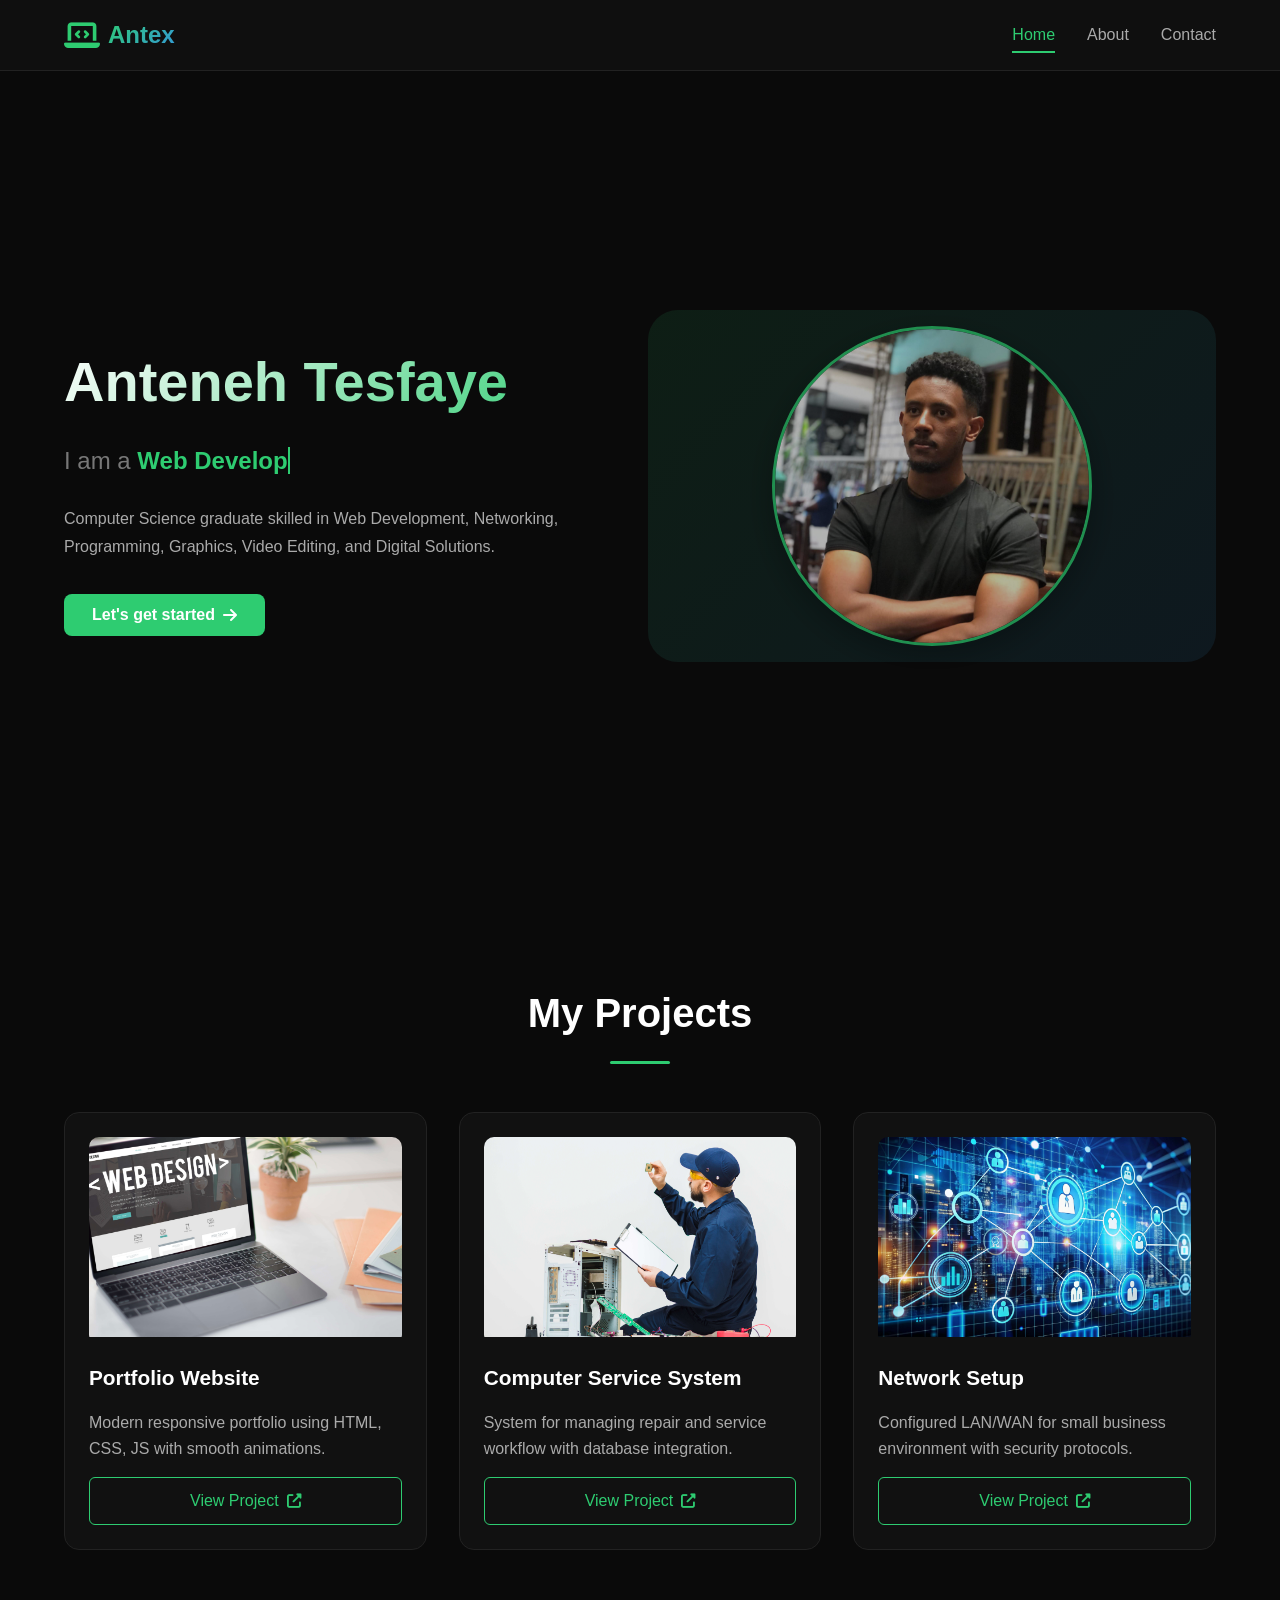
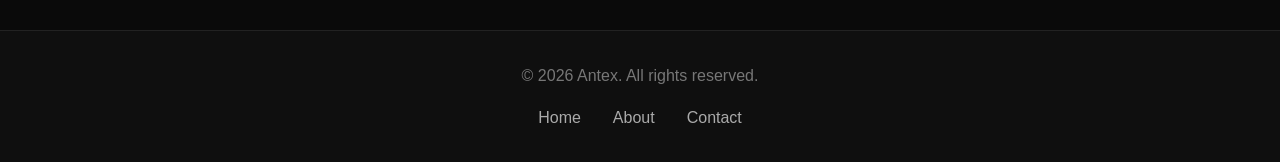
<file: index.html>
<!DOCTYPE html>
<html lang="en">
<head>
  <meta charset="UTF-8" />
  <meta name="viewport" content="width=device-width, initial-scale=1.0, viewport-fit=cover"/>
  <title>Antex | Portfolio</title>
  <link rel="stylesheet" href="style2.css"/>
  <link rel="stylesheet" href="https://cdnjs.cloudflare.com/ajax/libs/font-awesome/6.5.0/css/all.min.css">
</head>

<body>
  <!-- NAVBAR -->
  <header class="navbar">
    <div class="logo">
      <i class="fas fa-laptop-code"></i>
      <span>Antex</span>
    </div>
    <nav>
      <a href="index.html" class="active">Home</a>
      <a href="about.html">About</a>
      <a href="contact.html">Contact</a>
    </nav>
    <div class="menu-toggle" id="menuToggle">
      <i class="fas fa-bars"></i>
    </div>
  </header>

  <!-- Mobile Navigation -->
  <div class="mobile-nav" id="mobileNav">
    <a href="index.html">Home</a>
    <a href="about.html">About</a>
    <a href="contact.html">Contact</a>
  </div>

  <!-- HERO SECTION -->
  <section class="hero reveal">
    <div class="hero-text">
      <h1 class="glow">Anteneh Tesfaye</h1>
      <div class="typing-container">
        <span class="prefix">I am a </span>
        <span id="typing-text"></span>
      </div>
      <p>Computer Science graduate skilled in Web Development, Networking, Programming, Graphics, Video Editing, and Digital Solutions.</p>
      <button class="btn" onclick="scrollToProjects()">
        Let's get started <i class="fas fa-arrow-right"></i>
      </button>
    </div>
    <div class="hero-image">
      <img src="profile.jpg" alt="Anteneh Tesfaye Profile">
    </div>
  </section>

  <!-- PROJECTS -->
  <section class="projects reveal" id="projects">
    <div class="section-header">
      <h2>My Projects</h2>
      <div class="underline"></div>
    </div>
    <div class="project-grid">
      <div class="card">
        <div class="card-image">
          <img src="project1.jpg" alt="Portfolio Website">
        </div>
        <h3>Portfolio Website</h3>
        <p>Modern responsive portfolio using HTML, CSS, JS with smooth animations.</p>
        <a href="#" class="card-btn">View Project <i class="fas fa-external-link-alt"></i></a>
      </div>
      <div class="card">
        <div class="card-image">
          <img src="project2.jpg" alt="Computer Service System">
        </div>
        <h3>Computer Service System</h3>
        <p>System for managing repair and service workflow with database integration.</p>
        <a href="#" class="card-btn">View Project <i class="fas fa-external-link-alt"></i></a>
      </div>
      <div class="card">
        <div class="card-image">
          <img src="project3.jpg" alt="Network Setup">
        </div>
        <h3>Network Setup</h3>
        <p>Configured LAN/WAN for small business environment with security protocols.</p>
        <a href="#" class="card-btn">View Project <i class="fas fa-external-link-alt"></i></a>
      </div>
    </div>
  </section>

  <footer class="footer">
    <div class="footer-content">
      <p>© 2026 Antex. All rights reserved.</p>
      <div class="footer-links">
        <a href="index.html">Home</a>
        <a href="about.html">About</a>
        <a href="contact.html">Contact</a>
      </div>
    </div>
  </footer>

  <script src="script2.js"></script>
</body>
</html>
</file>
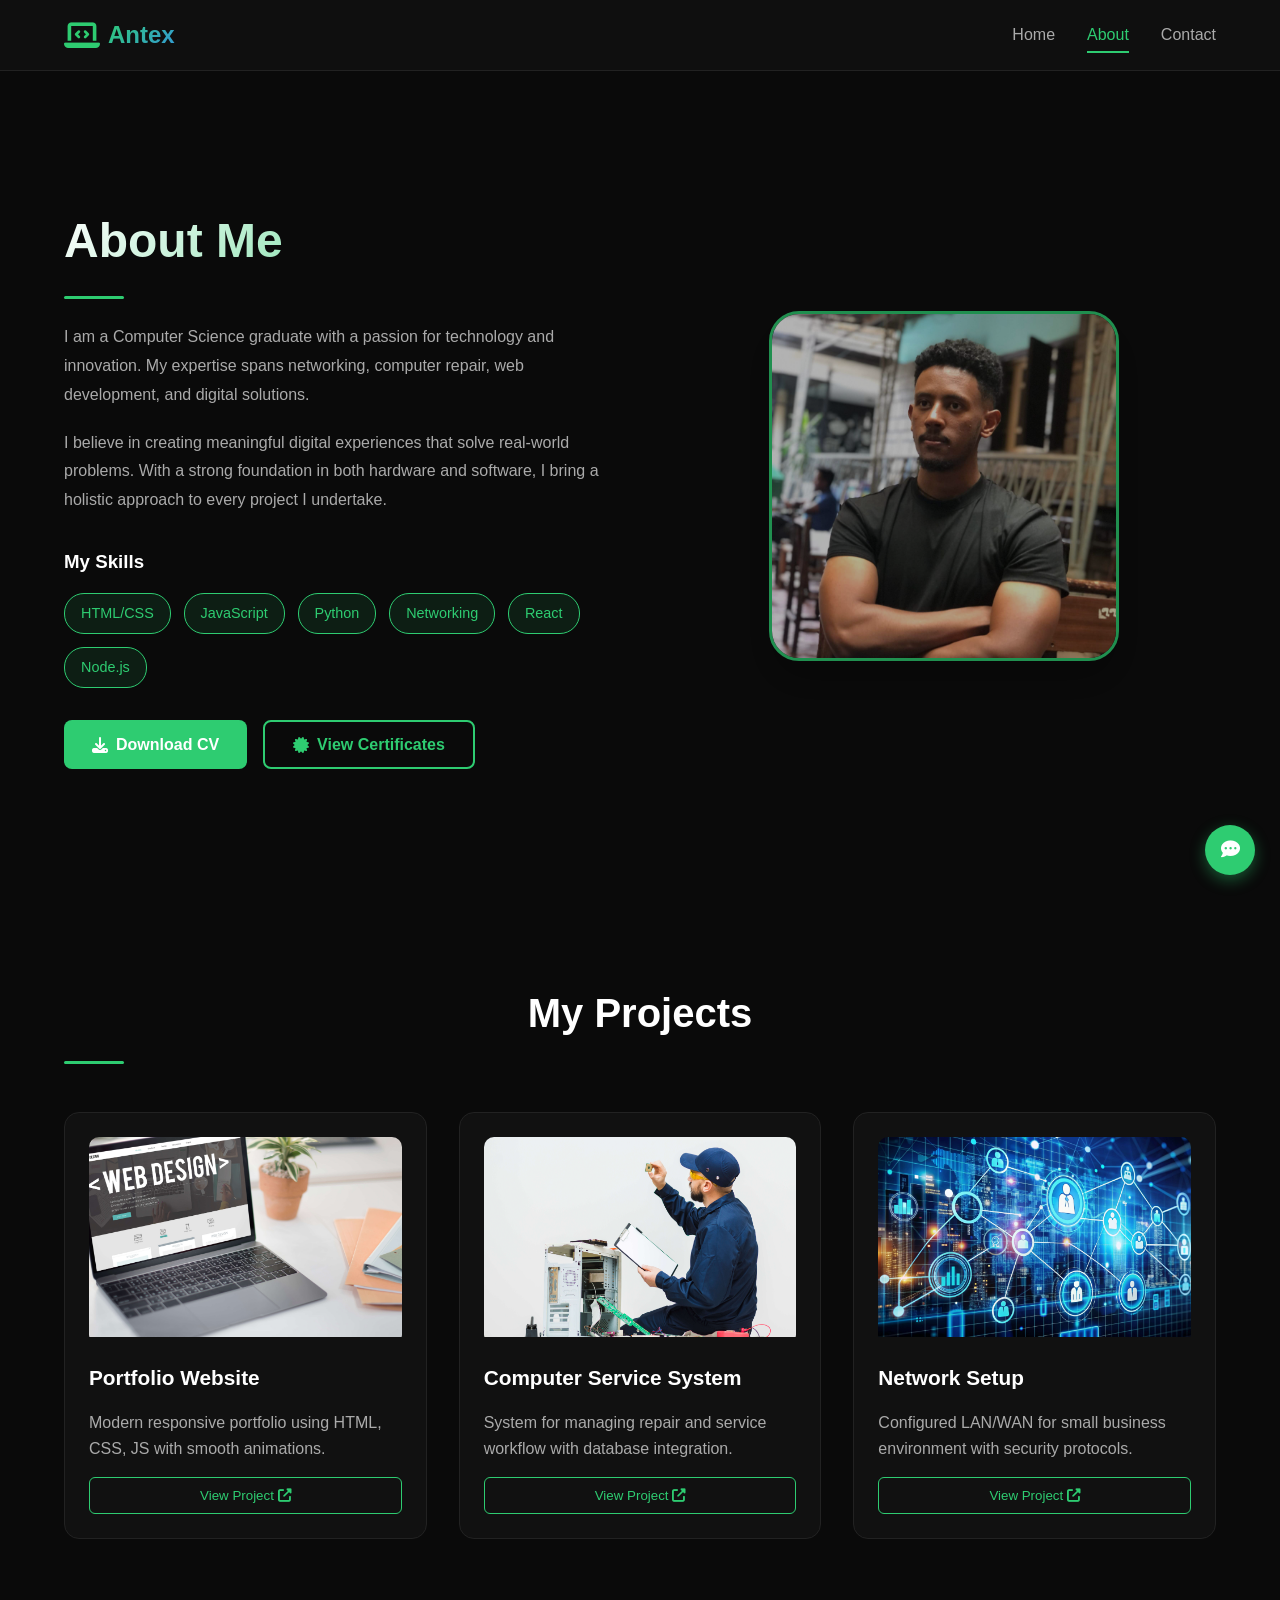
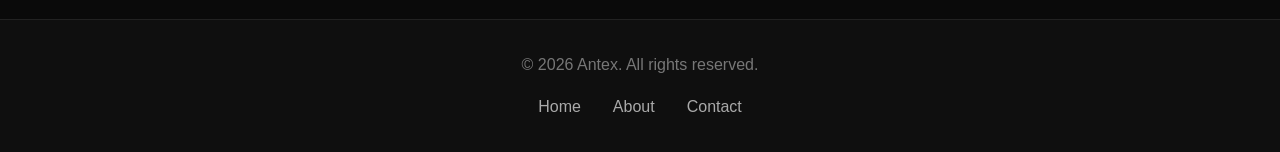
<file: about.html>
<!DOCTYPE html>
<html lang="en">
<head>
  <meta charset="UTF-8">
  <meta name="viewport" content="width=device-width, initial-scale=1.0, viewport-fit=cover">
  <title>About Me | Antex</title>
  <link rel="stylesheet" href="about.css">
  <link rel="stylesheet" href="https://cdnjs.cloudflare.com/ajax/libs/font-awesome/6.5.0/css/all.min.css">
</head>
<body>

<header class="navbar">
  <div class="logo">
    <i class="fas fa-laptop-code"></i>
    <span>Antex</span>
  </div>
  <nav>
    <a href="index.html">Home</a>
    <a href="about.html" class="active">About</a>
    <a href="contact.html">Contact</a>
  </nav>
  <div class="menu-toggle" id="menuToggle">
    <i class="fas fa-bars"></i>
  </div>
</header>

<div class="mobile-nav" id="mobileNav">
  <a href="index.html">Home</a>
  <a href="about.html">About</a>
  <a href="contact.html">Contact</a>
</div>

<section class="about">
  <div class="about-text">
    <h1>About Me</h1>
    <div class="underline"></div>
    <p>
      I am a Computer Science graduate with a passion for technology and innovation. 
      My expertise spans networking, computer repair, web development, and digital solutions.
    </p>
    <p>
      I believe in creating meaningful digital experiences that solve real-world problems. 
      With a strong foundation in both hardware and software, I bring a holistic approach 
      to every project I undertake.
    </p>
    <div class="skills">
      <h3>My Skills</h3>
      <div class="skill-tags">
        <span>HTML/CSS</span>
        <span>JavaScript</span>
        <span>Python</span>
        <span>Networking</span>
        <span>React</span>
        <span>Node.js</span>
      </div>
    </div>
    <div class="buttons">
      <a href="cv_antex.pdf" download class="btn primary">
        <i class="fas fa-download"></i> Download CV
      </a>
      <button class="btn secondary" id="viewCertBtn">
        <i class="fas fa-certificate"></i> View Certificates
      </button>
    </div>
  </div>
  <div class="about-image">
    <img src="profile.jpg" alt="Anteneh Tesfaye">
  </div>
</section>

<section class="certificates hidden" id="certificates">
  <div class="section-header">
    <h2>My Certificates</h2>
    <div class="underline"></div>
  </div>
  <div class="cert-grid">
    <div class="cert-card">
      <img src="cert1.jpg" alt="CS Degree Certificate">
      <p>Computer Science Degree</p>
      <span>Addis Ababa University</span>
    </div>
    <div class="cert-card">
      <img src="cert2.jpg" alt="Exit Exam Certificate">
      <p>Exit Exam Certificate</p>
      <span>Excellence Achievement</span>
    </div>
  </div>
</section>

<section class="projects reveal">
  <div class="section-header">
    <h2>My Projects</h2>
    <div class="underline"></div>
  </div>
  <div class="project-grid">
    <div class="card">
      <div class="card-image">
        <img src="project1.jpg" alt="Portfolio Website">
      </div>
      <h3>Portfolio Website</h3>
      <p>Modern responsive portfolio using HTML, CSS, JS with smooth animations.</p>
      <button class="card-btn">View Project <i class="fas fa-external-link-alt"></i></button>
    </div>
    <div class="card">
      <div class="card-image">
        <img src="project2.jpg" alt="Computer Service System">
      </div>
      <h3>Computer Service System</h3>
      <p>System for managing repair and service workflow with database integration.</p>
      <button class="card-btn">View Project <i class="fas fa-external-link-alt"></i></button>
    </div>
    <div class="card">
      <div class="card-image">
        <img src="project3.jpg" alt="Network Setup">
      </div>
      <h3>Network Setup</h3>
      <p>Configured LAN/WAN for small business environment with security protocols.</p>
      <button class="card-btn">View Project <i class="fas fa-external-link-alt"></i></button>
    </div>
  </div>
</section>

<div class="floating-btn" id="floatingBtn">
  <i class="fas fa-comment-dots"></i>
</div>

<div class="quick-menu" id="quickMenu">
  <a href="index.html"><i class="fas fa-home"></i> Back to Home</a>
  <a href="#top"><i class="fas fa-arrow-up"></i> Scroll to Top</a>
</div>

<footer class="footer">
  <div class="footer-content">
    <p>© 2026 Antex. All rights reserved.</p>
    <div class="footer-links">
      <a href="index.html">Home</a>
      <a href="about.html">About</a>
      <a href="contact.html">Contact</a>
    </div>
  </div>
</footer>

<script src="about.js"></script>
</body>
</html>
</file>
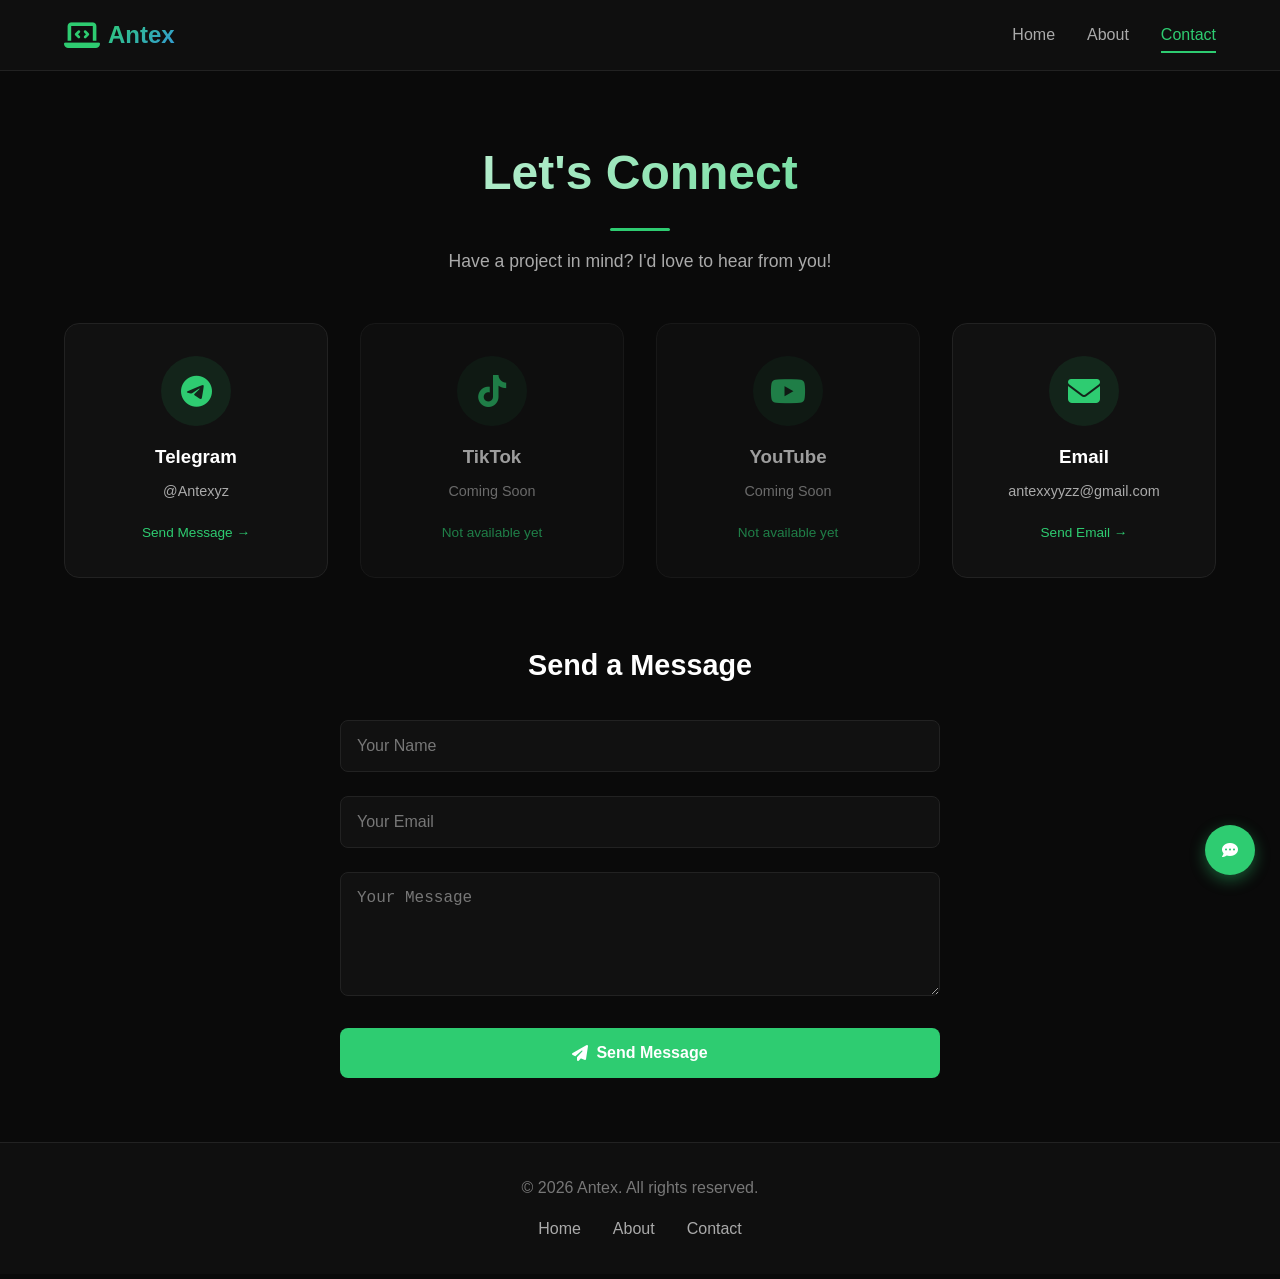
<file: contact.html>
<!DOCTYPE html>
<html lang="en">
<head>
  <meta charset="UTF-8">
  <meta name="viewport" content="width=device-width, initial-scale=1.0, viewport-fit=cover">
  <title>Contact | Antex</title>
  <link rel="stylesheet" href="contact.css">
  <link rel="stylesheet" href="https://cdnjs.cloudflare.com/ajax/libs/font-awesome/6.5.0/css/all.min.css">
</head>
<body>

<header class="navbar">
  <div class="logo">
    <i class="fas fa-laptop-code"></i>
    <span>Antex</span>
  </div>
  <nav>
    <a href="index.html">Home</a>
    <a href="about.html">About</a>
    <a href="contact.html" class="active">Contact</a>
  </nav>
  <div class="menu-toggle" id="menuToggle">
    <i class="fas fa-bars"></i>
  </div>
</header>

<div class="mobile-nav" id="mobileNav">
  <a href="index.html">Home</a>
  <a href="about.html">About</a>
  <a href="contact.html">Contact</a>
</div>

<section class="contact">
  <div class="contact-header">
    <h1>Let's Connect</h1>
    <div class="underline"></div>
    <p>Have a project in mind? I'd love to hear from you!</p>
  </div>

  <div class="contact-container">
    <div class="contact-grid">
      <a href="https://t.me/antexyz" target="_blank" class="contact-card">
        <div class="icon-wrapper">
          <i class="fab fa-telegram"></i>
        </div>
        <h3>Telegram</h3>
        <p>@Antexyz</p>
        <span class="contact-link">Send Message →</span>
      </a>

      <div class="contact-card disabled">
        <div class="icon-wrapper">
          <i class="fab fa-tiktok"></i>
        </div>
        <h3>TikTok</h3>
        <p>Coming Soon</p>
        <span class="contact-link">Not available yet</span>
      </div>

      <div class="contact-card disabled">
        <div class="icon-wrapper">
          <i class="fab fa-youtube"></i>
        </div>
        <h3>YouTube</h3>
        <p>Coming Soon</p>
        <span class="contact-link">Not available yet</span>
      </div>

      <a href="mailto:antexxyyzz@gmail.com" class="contact-card">
        <div class="icon-wrapper">
          <i class="fas fa-envelope"></i>
        </div>
        <h3>Email</h3>
        <p>antexxyyzz@gmail.com</p>
        <span class="contact-link">Send Email →</span>
      </a>
    </div>
  </div>

  <div class="contact-form-section">
    <h2>Send a Message</h2>
    
    <!-- WORKING FORM WITH FORMSUBMIT -->
    <form action="https://formsubmit.co/antexxyz@gmail.com" method="POST" class="contact-form">
      <!-- These hidden inputs configure FormSubmit -->
      <input type="hidden" name="_captcha" value="false">
      <input type="hidden" name="_template" value="table">
      <input type="hidden" name="_subject" value="New Message from Antex Portfolio!">

      <!-- <input type="hidden" name="_next" value="https://antex-web.netlify.app/thankyou.html"> this line is when i want a tnx page after submit-->
      
      <div class="form-group">
        <input type="text" name="name" placeholder="Your Name" required>
      </div>
      <div class="form-group">
        <input type="email" name="email" placeholder="Your Email" required>
      </div>
      <div class="form-group">
        <textarea name="message" rows="5" placeholder="Your Message" required></textarea>
      </div>
      <button type="submit" class="submit-btn">
        <i class="fas fa-paper-plane"></i> Send Message
      </button>
    </form>
  </div>
</section>

<div class="floating-btn" id="floatingBtn">
  <i class="fas fa-comment-dots"></i>
</div>

<div class="quick-menu" id="quickMenu">
  <a href="index.html"><i class="fas fa-home"></i> Back to Home</a>
  <a href="#top"><i class="fas fa-arrow-up"></i> Scroll to Top</a>
</div>

<footer class="footer">
  <div class="footer-content">
    <p>© 2026 Antex. All rights reserved.</p>
    <div class="footer-links">
      <a href="index.html">Home</a>
      <a href="about.html">About</a>
      <a href="contact.html">Contact</a>
    </div>
  </div>
</footer>

<script src="contact.js"></script>
</body>
</html>
</file>
<file: style2.css>
* {
  margin: 0;
  padding: 0;
  box-sizing: border-box;
}

:root {
  --bg-dark: #0a0a0a;
  --bg-card: #111111;
  --bg-nav: #0f0f0f;
  --primary: #2ecc71;
  --primary-dark: #27ae60;
  --text-white: #ffffff;
  --text-gray: #aaaaaa;
  --text-muted: #777777;
  --border: #222222;
  --transition: all 0.3s ease;
}

body {
  background: var(--bg-dark);
  color: var(--text-white);
  font-family: 'Segoe UI', 'Arial', sans-serif;
  line-height: 1.6;
  overflow-x: hidden;
}

/* NAVBAR */
.navbar {
  display: flex;
  justify-content: space-between;
  align-items: center;
  padding: 1rem 5%;
  background: var(--bg-nav);
  backdrop-filter: blur(10px);
  position: sticky;
  top: 0;
  z-index: 1000;
  border-bottom: 1px solid var(--border);
}

.logo {
  display: flex;
  align-items: center;
  gap: 8px;
  font-size: 1.5rem;
  font-weight: bold;
}

.logo i {
  color: var(--primary);
  font-size: 1.8rem;
}

.logo span {
  background: linear-gradient(135deg, var(--primary), #3498db);
  -webkit-background-clip: text;
  background-clip: text;
  color: transparent;
}

.navbar nav {
  display: flex;
  gap: 2rem;
}

.navbar nav a {
  color: var(--text-gray);
  text-decoration: none;
  transition: var(--transition);
  font-weight: 500;
  position: relative;
}

.navbar nav a:hover,
.navbar nav a.active {
  color: var(--primary);
}

.navbar nav a::after {
  content: '';
  position: absolute;
  bottom: -5px;
  left: 0;
  width: 0;
  height: 2px;
  background: var(--primary);
  transition: var(--transition);
}

.navbar nav a:hover::after,
.navbar nav a.active::after {
  width: 100%;
}

.menu-toggle {
  display: none;
  font-size: 1.5rem;
  cursor: pointer;
  color: var(--text-white);
}

.mobile-nav {
  display: none;
  flex-direction: column;
  background: var(--bg-card);
  padding: 1rem;
  position: fixed;
  top: 70px;
  left: 0;
  right: 0;
  z-index: 999;
  border-bottom: 1px solid var(--border);
  transform: translateY(-100%);
  transition: transform 0.3s ease;
}

.mobile-nav.active {
  transform: translateY(0);
  display: flex;
}

.mobile-nav a {
  color: var(--text-gray);
  text-decoration: none;
  padding: 0.8rem 1rem;
  transition: var(--transition);
  text-align: center;
}

.mobile-nav a:hover {
  color: var(--primary);
  background: rgba(46, 204, 113, 0.1);
}

/* HERO SECTION */
.hero {
  display: flex;
  align-items: center;
  justify-content: space-between;
  padding: 4rem 5%;
  gap: 3rem;
  min-height: calc(100vh - 70px);
}

.hero-text {
  flex: 1;
  max-width: 600px;
}

.hero-text h1 {
  font-size: clamp(2rem, 5vw, 3.5rem);
  margin-bottom: 1rem;
  background: linear-gradient(135deg, var(--text-white), var(--primary));
  -webkit-background-clip: text;
  background-clip: text;
  color: transparent;
}

.glowing-text {
  text-shadow: 0 0 20px rgba(46, 204, 113, 0.5);
}

.typing-container {
  font-size: clamp(1.2rem, 4vw, 1.5rem);
  margin-bottom: 1.5rem;
  color: var(--text-gray);
}

.prefix {
  color: var(--text-muted);
}

#typing-text {
  color: var(--primary);
  font-weight: bold;
  border-right: 2px solid var(--primary);
  animation: blink 0.7s infinite;
}

@keyframes blink {
  0%, 100% { opacity: 1; }
  50% { opacity: 0; }
}

.hero-text p {
  color: var(--text-gray);
  margin-bottom: 2rem;
  line-height: 1.8;
  font-size: clamp(0.9rem, 3vw, 1rem);
}

.btn {
  background: var(--primary);
  border: none;
  padding: 12px 28px;
  color: var(--text-white);
  font-size: 1rem;
  border-radius: 8px;
  cursor: pointer;
  transition: var(--transition);
  display: inline-flex;
  align-items: center;
  gap: 8px;
  font-weight: 600;
}

.btn:hover {
  background: var(--primary-dark);
  transform: translateY(-2px);
  box-shadow: 0 10px 25px rgba(46, 204, 113, 0.3);
}

.btn i {
  transition: transform 0.3s ease;
}

.btn:hover i {
  transform: translateX(5px);
}

.hero-image {
  flex: 1;
  display: flex;
  justify-content: center;
  align-items: center;
  background: linear-gradient(135deg, rgba(46, 204, 113, 0.1), rgba(52, 152, 219, 0.1));
  border-radius: 30px;
  padding: 1rem;
  transition: var(--transition);
}

.hero-image:hover {
  transform: translateY(-5px);
  box-shadow: 0 20px 40px rgba(46, 204, 113, 0.2);
}

.hero-image img {
  width: 100%;
  max-width: 320px;
  height: auto;
  border-radius: 50%;
  object-fit: cover;
  aspect-ratio: 1/1;
  border: 3px solid var(--primary);
  box-shadow: 0 10px 30px rgba(0, 0, 0, 0.3);
  filter: brightness(0.7);
  transition: filter 0.3s ease;
}

.hero-image:hover img {
  filter: brightness(1);
}

/* SECTION STYLES */
.section-header {
  text-align: center;
  margin-bottom: 3rem;
}

.section-header h2 {
  font-size: clamp(1.8rem, 5vw, 2.5rem);
  margin-bottom: 1rem;
}

.underline {
  width: 60px;
  height: 3px;
  background: var(--primary);
  margin: 0 auto;
  border-radius: 2px;
}

/* PROJECTS */
.projects {
  padding: 5rem 5%;
  background: var(--bg-dark);
}

.project-grid {
  display: grid;
  grid-template-columns: repeat(auto-fit, minmax(300px, 1fr));
  gap: 2rem;
  max-width: 1200px;
  margin: 0 auto;
}

.card {
  background: var(--bg-card);
  padding: 1.5rem;
  border-radius: 15px;
  transition: var(--transition);
  border: 1px solid var(--border);
  display: flex;
  flex-direction: column;
  gap: 1rem;
}

.card:hover {
  transform: translateY(-8px);
  box-shadow: 0 15px 30px rgba(46, 204, 113, 0.15);
  border-color: var(--primary);
}

.card-image {
  overflow: hidden;
  border-radius: 10px;
}

.card-image img {
  width: 100%;
  height: 200px;
  object-fit: cover;
  transition: transform 0.5s ease;
}

.card:hover .card-image img {
  transform: scale(1.05);
}

.card h3 {
  font-size: 1.3rem;
  color: var(--text-white);
}

.card p {
  color: var(--text-gray);
  line-height: 1.6;
}

.card-btn {
  background: transparent;
  border: 1px solid var(--primary);
  padding: 10px 20px;
  border-radius: 6px;
  color: var(--primary);
  text-decoration: none;
  text-align: center;
  transition: var(--transition);
  display: inline-flex;
  align-items: center;
  justify-content: center;
  gap: 8px;
  font-weight: 500;
}

.card-btn:hover {
  background: var(--primary);
  color: var(--text-white);
}

.card-btn i {
  font-size: 0.9rem;
}

/* FOOTER */
.footer {
  background: var(--bg-nav);
  padding: 2rem 5%;
  border-top: 1px solid var(--border);
}

.footer-content {
  max-width: 1200px;
  margin: 0 auto;
  text-align: center;
}

.footer p {
  color: var(--text-muted);
  margin-bottom: 1rem;
}

.footer-links {
  display: flex;
  justify-content: center;
  gap: 2rem;
  flex-wrap: wrap;
}

.footer-links a {
  color: var(--text-gray);
  text-decoration: none;
  transition: var(--transition);
}

.footer-links a:hover {
  color: var(--primary);
}

/* REVEAL ANIMATION */
.reveal {
  opacity: 0;
  transform: translateY(30px);
  transition: opacity 0.8s ease, transform 0.8s ease;
}

.reveal.active {
  opacity: 1;
  transform: translateY(0);
}

/* RESPONSIVE DESIGN */
@media (max-width: 968px) {
  .hero {
    flex-direction: column-reverse;
    text-align: center;
    padding: 2rem 5%;
  }
  
  .hero-text {
    text-align: center;
  }
  
  .navbar nav {
    display: none;
  }
  
  .menu-toggle {
    display: block;
  }
}

@media (max-width: 768px) {
  .navbar {
    padding: 0.8rem 5%;
  }
  
  .project-grid {
    grid-template-columns: 1fr;
    gap: 1.5rem;
  }
  
  .footer-links {
    gap: 1rem;
  }
  
  .card {
    max-width: 100%;
  }
}

@media (max-width: 480px) {
  .hero {
    padding: 1.5rem;
  }
  
  .hero-image img {
    max-width: 250px;
  }
  



  .btn {
    padding: 10px 20px;
    font-size: 0.9rem;
  }
  
  .projects {
    padding: 3rem 1.5rem;
  }
}
</file>
<file: about.css>
* {
  margin: 0;
  padding: 0;
  box-sizing: border-box;
}

:root {
  --bg-dark: #0a0a0a;
  --bg-card: #111111;
  --bg-nav: #0f0f0f;
  --primary: #2ecc71;
  --primary-dark: #27ae60;
  --text-white: #ffffff;
  --text-gray: #aaaaaa;
  --text-muted: #777777;
  --border: #222222;
  --transition: all 0.3s ease;
}

body {
  background: var(--bg-dark);
  color: var(--text-white);
  font-family: 'Segoe UI', 'Arial', sans-serif;
  line-height: 1.6;
  overflow-x: hidden;
}

/* NAVBAR */
.navbar {
  display: flex;
  justify-content: space-between;
  align-items: center;
  padding: 1rem 5%;
  background: var(--bg-nav);
  backdrop-filter: blur(10px);
  position: sticky;
  top: 0;
  z-index: 1000;
  border-bottom: 1px solid var(--border);
}

.logo {
  display: flex;
  align-items: center;
  gap: 8px;
  font-size: 1.5rem;
  font-weight: bold;
}

.logo i {
  color: var(--primary);
  font-size: 1.8rem;
}

.logo span {
  background: linear-gradient(135deg, var(--primary), #3498db);
  -webkit-background-clip: text;
  background-clip: text;
  color: transparent;
}

.navbar nav {
  display: flex;
  gap: 2rem;
}

.navbar nav a {
  color: var(--text-gray);
  text-decoration: none;
  transition: var(--transition);
  font-weight: 500;
  position: relative;
}

.navbar nav a:hover,
.navbar nav a.active {
  color: var(--primary);
}

.navbar nav a::after {
  content: '';
  position: absolute;
  bottom: -5px;
  left: 0;
  width: 0;
  height: 2px;
  background: var(--primary);
  transition: var(--transition);
}

.navbar nav a:hover::after,
.navbar nav a.active::after {
  width: 100%;
}

.menu-toggle {
  display: none;
  font-size: 1.5rem;
  cursor: pointer;
  color: var(--text-white);
}

.mobile-nav {
  display: none;
  flex-direction: column;
  background: var(--bg-card);
  padding: 1rem;
  position: fixed;
  top: 70px;
  left: 0;
  right: 0;
  z-index: 999;
  border-bottom: 1px solid var(--border);
  transform: translateY(-100%);
  transition: transform 0.3s ease;
}

.mobile-nav.active {
  transform: translateY(0);
  display: flex;
}

.mobile-nav a {
  color: var(--text-gray);
  text-decoration: none;
  padding: 0.8rem 1rem;
  transition: var(--transition);
  text-align: center;
}

.mobile-nav a:hover {
  color: var(--primary);
  background: rgba(46, 204, 113, 0.1);
}

/* ABOUT SECTION */
.about {
  display: flex;
  align-items: center;
  justify-content: space-between;
  padding: 4rem 5%;
  gap: 4rem;
  min-height: calc(100vh - 70px);
}

.about-text {
  flex: 1;
  max-width: 600px;
}

.about-text h1 {
  font-size: clamp(2rem, 5vw, 3rem);
  margin-bottom: 1rem;
  background: linear-gradient(135deg, var(--text-white), var(--primary));
  -webkit-background-clip: text;
  background-clip: text;
  color: transparent;
}

.underline {
  width: 60px;
  height: 3px;
  background: var(--primary);
  margin-bottom: 1.5rem;
  border-radius: 2px;
}

.about-text p {
  color: var(--text-gray);
  margin-bottom: 1.2rem;
  line-height: 1.8;
}

.skills {
  margin: 2rem 0;
}

.skills h3 {
  margin-bottom: 1rem;
  color: var(--text-white);
}

.skill-tags {
  display: flex;
  flex-wrap: wrap;
  gap: 0.8rem;
}

.skill-tags span {
  background: rgba(46, 204, 113, 0.1);
  border: 1px solid var(--primary);
  padding: 0.5rem 1rem;
  border-radius: 20px;
  font-size: 0.9rem;
  color: var(--primary);
  transition: var(--transition);
}

.skill-tags span:hover {
  background: var(--primary);
  color: var(--text-white);
  transform: translateY(-2px);
}

.buttons {
  display: flex;
  gap: 1rem;
  flex-wrap: wrap;
  margin-top: 2rem;
}

.btn {
  padding: 12px 28px;
  border-radius: 8px;
  cursor: pointer;
  transition: var(--transition);
  font-weight: 600;
  display: inline-flex;
  align-items: center;
  gap: 8px;
  text-decoration: none;
  border: none;
  font-size: 1rem;
}

.btn.primary {
  background: var(--primary);
  color: var(--text-white);
}

.btn.primary:hover {
  background: var(--primary-dark);
  transform: translateY(-2px);
  box-shadow: 0 10px 25px rgba(46, 204, 113, 0.3);
}

.btn.secondary {
  background: transparent;
  border: 2px solid var(--primary);
  color: var(--primary);
}

.btn.secondary:hover {
  background: var(--primary);
  color: var(--text-white);
  transform: translateY(-2px);
}

.about-image {
  flex: 1;
  display: flex;
  justify-content: center;
  align-items: center;
}

.about-image img {
  width: 100%;
  max-width: 350px;
  height: auto;
  border-radius: 30px;
  object-fit: cover;
  aspect-ratio: 1/1;
  border: 3px solid var(--primary);
  box-shadow: 0 20px 40px rgba(0, 0, 0, 0.3);
  transition: var(--transition);
  filter: brightness(0.7);
}

.about-image:hover img {
  filter: brightness(1);
}

.about-image img:hover {
  transform: scale(1.02);
  box-shadow: 0 25px 50px rgba(46, 204, 113, 0.2);
}

/* CERTIFICATES */
.certificates {
  padding: 4rem 5%;
  background: var(--bg-dark);
}

.section-header {
  text-align: center;
  margin-bottom: 3rem;
}

.section-header h2 {
  font-size: clamp(1.8rem, 5vw, 2.5rem);
  margin-bottom: 1rem;
}

.cert-grid {
  display: grid;
  grid-template-columns: repeat(auto-fit, minmax(280px, 1fr));
  gap: 2rem;
  max-width: 800px;
  margin: 0 auto;
}

.cert-card {
  background: var(--bg-card);
  padding: 1.5rem;
  border-radius: 15px;
  text-align: center;
  transition: var(--transition);
  border: 1px solid var(--border);
}

.cert-card:hover {
  transform: translateY(-5px);
  border-color: var(--primary);
  box-shadow: 0 10px 30px rgba(46, 204, 113, 0.15);
}

.cert-card img {
  width: 100%;
  border-radius: 10px;
  margin-bottom: 1rem;
}

.cert-card p {
  font-weight: 600;
  margin-bottom: 0.5rem;
}

.cert-card span {
  color: var(--text-muted);
  font-size: 0.9rem;
}

.hidden {
  display: none;
}

/* PROJECTS */
.projects {
  padding: 5rem 5%;
}

.project-grid {
  display: grid;
  grid-template-columns: repeat(auto-fit, minmax(300px, 1fr));
  gap: 2rem;
  max-width: 1200px;
  margin: 0 auto;
}

.card {
  background: var(--bg-card);
  padding: 1.5rem;
  border-radius: 15px;
  transition: var(--transition);
  border: 1px solid var(--border);
  display: flex;
  flex-direction: column;
  gap: 1rem;
}

.card:hover {
  transform: translateY(-8px);
  border-color: var(--primary);
  box-shadow: 0 15px 30px rgba(46, 204, 113, 0.15);
}

.card-image {
  overflow: hidden;
  border-radius: 10px;
}

.card-image img {
  width: 100%;
  height: 200px;
  object-fit: cover;
  transition: transform 0.5s ease;
}

.card:hover .card-image img {
  transform: scale(1.05);
}

.card h3 {
  font-size: 1.3rem;
}

.card p {
  color: var(--text-gray);
  line-height: 1.6;
}

.card-btn {
  background: transparent;
  border: 1px solid var(--primary);
  padding: 10px 20px;
  border-radius: 6px;
  color: var(--primary);
  cursor: pointer;
  transition: var(--transition);
  font-weight: 500;
}

.card-btn:hover {
  background: var(--primary);
  color: var(--text-white);
}

/* FLOATING BUTTON */
.floating-btn {
  position: fixed;
  bottom: 25px;
  right: 25px;
  background: var(--primary);
  color: var(--text-white);
  width: 50px;
  height: 50px;
  border-radius: 50%;
  display: flex;
  align-items: center;
  justify-content: center;
  cursor: pointer;
  box-shadow: 0 5px 15px rgba(46, 204, 113, 0.4);
  transition: var(--transition);
  z-index: 998;
}

.floating-btn:hover {
  transform: scale(1.1);
  box-shadow: 0 8px 25px rgba(46, 204, 113, 0.6);
}

.floating-btn i {
  font-size: 1.2rem;
}

/* QUICK MENU */
.quick-menu {
  position: fixed;
  bottom: 85px;
  right: 25px;
  background: var(--bg-card);
  border-radius: 10px;
  display: none;
  flex-direction: column;
  overflow: hidden;
  z-index: 997;
  border: 1px solid var(--border);
}

.quick-menu a {
  padding: 12px 20px;
  color: var(--text-gray);
  text-decoration: none;
  transition: var(--transition);
  display: flex;
  align-items: center;
  gap: 8px;
}

.quick-menu a:hover {
  background: var(--primary);
  color: var(--text-white);
}

/* FOOTER */
.footer {
  background: var(--bg-nav);
  padding: 2rem 5%;
  border-top: 1px solid var(--border);
}

.footer-content {
  max-width: 1200px;
  margin: 0 auto;
  text-align: center;
}

.footer p {
  color: var(--text-muted);
  margin-bottom: 1rem;
}

.footer-links {
  display: flex;
  justify-content: center;
  gap: 2rem;
  flex-wrap: wrap;
}

.footer-links a {
  color: var(--text-gray);
  text-decoration: none;
  transition: var(--transition);
}

.footer-links a:hover {
  color: var(--primary);
}

/* REVEAL ANIMATION */
.reveal {
  opacity: 0;
  transform: translateY(30px);
  transition: opacity 0.8s ease, transform 0.8s ease;
}

.reveal.active {
  opacity: 1;
  transform: translateY(0);
}

/* RESPONSIVE */
@media (max-width: 968px) {
  .about {
    flex-direction: column-reverse;
    text-align: center;
    gap: 2rem;
  }
  
  .about-text {
    text-align: center;
  }
  
  .underline {
    margin-left: auto;
    margin-right: auto;
  }
  
  .buttons {
    justify-content: center;
  }
  
  .skill-tags {
    justify-content: center;
  }
  
  .navbar nav {
    display: none;
  }
  
  .menu-toggle {
    display: block;
  }
}

@media (max-width: 768px) {
  .navbar {
    padding: 0.8rem 5%;
  }
  
  .project-grid,
  .cert-grid {
    grid-template-columns: 1fr;
  }
  
  .about {
    padding: 2rem 1.5rem;
  }
  
  .certificates,
  .projects {
    padding: 3rem 1.5rem;
  }
  
  .footer-links {
    gap: 1rem;
  }
}

@media (max-width: 480px) {
  .about-image img {
    max-width: 250px;
  }
  
  .btn {
    padding: 8px 20px;
    font-size: 0.9rem;
  }
}
</file>
<file: contact.css>
* {
  margin: 0;
  padding: 0;
  box-sizing: border-box;
}

:root {
  --bg-dark: #0a0a0a;
  --bg-card: #111111;
  --bg-nav: #0f0f0f;
  --primary: #2ecc71;
  --primary-dark: #27ae60;
  --text-white: #ffffff;
  --text-gray: #aaaaaa;
  --text-muted: #777777;
  --border: #222222;
  --transition: all 0.3s ease;
}

body {
  background: var(--bg-dark);
  color: var(--text-white);
  font-family: 'Segoe UI', 'Arial', sans-serif;
  line-height: 1.6;
  overflow-x: hidden;
}

/* NAVBAR */
.navbar {
  display: flex;
  justify-content: space-between;
  align-items: center;
  padding: 1rem 5%;
  background: var(--bg-nav);
  backdrop-filter: blur(10px);
  position: sticky;
  top: 0;
  z-index: 1000;
  border-bottom: 1px solid var(--border);
}

.logo {
  display: flex;
  align-items: center;
  gap: 8px;
  font-size: 1.5rem;
  font-weight: bold;
}

.logo i {
  color: var(--primary);
  font-size: 1.8rem;
}

.logo span {
  background: linear-gradient(135deg, var(--primary), #3498db);
  -webkit-background-clip: text;
  background-clip: text;
  color: transparent;
}

.navbar nav {
  display: flex;
  gap: 2rem;
}

.navbar nav a {
  color: var(--text-gray);
  text-decoration: none;
  transition: var(--transition);
  font-weight: 500;
  position: relative;
}

.navbar nav a:hover,
.navbar nav a.active {
  color: var(--primary);
}

.navbar nav a::after {
  content: '';
  position: absolute;
  bottom: -5px;
  left: 0;
  width: 0;
  height: 2px;
  background: var(--primary);
  transition: var(--transition);
}

.navbar nav a:hover::after,
.navbar nav a.active::after {
  width: 100%;
}

.menu-toggle {
  display: none;
  font-size: 1.5rem;
  cursor: pointer;
  color: var(--text-white);
}

.mobile-nav {
  display: none;
  flex-direction: column;
  background: var(--bg-card);
  padding: 1rem;
  position: fixed;
  top: 70px;
  left: 0;
  right: 0;
  z-index: 999;
  border-bottom: 1px solid var(--border);
  transform: translateY(-100%);
  transition: transform 0.3s ease;
}

.mobile-nav.active {
  transform: translateY(0);
  display: flex;
}

.mobile-nav a {
  color: var(--text-gray);
  text-decoration: none;
  padding: 0.8rem 1rem;
  transition: var(--transition);
  text-align: center;
}

.mobile-nav a:hover {
  color: var(--primary);
  background: rgba(46, 204, 113, 0.1);
}

/* CONTACT SECTION */
.contact {
  padding: 4rem 5%;
  min-height: calc(100vh - 70px);
}

.contact-header {
  text-align: center;
  margin-bottom: 3rem;
}

.contact-header h1 {
  font-size: clamp(2rem, 5vw, 3rem);
  margin-bottom: 1rem;
  background: linear-gradient(135deg, var(--text-white), var(--primary));
  -webkit-background-clip: text;
  background-clip: text;
  color: transparent;
}

.underline {
  width: 60px;
  height: 3px;
  background: var(--primary);
  margin: 0 auto 1rem;
  border-radius: 2px;
}

.contact-header p {
  color: var(--text-gray);
  font-size: 1.1rem;
}

.contact-container {
  max-width: 1200px;
  margin: 0 auto;
}

.contact-grid {
  display: grid;
  grid-template-columns: repeat(auto-fit, minmax(250px, 1fr));
  gap: 2rem;
  margin-bottom: 4rem;
}

.contact-card {
  background: var(--bg-card);
  padding: 2rem;
  border-radius: 15px;
  text-align: center;
  text-decoration: none;
  transition: var(--transition);
  border: 1px solid var(--border);
}

.contact-card:not(.disabled):hover {
  transform: translateY(-8px);
  border-color: var(--primary);
  box-shadow: 0 15px 30px rgba(46, 204, 113, 0.15);
}

.contact-card.disabled {
  opacity: 0.6;
  cursor: not-allowed;
}

.icon-wrapper {
  width: 70px;
  height: 70px;
  background: rgba(46, 204, 113, 0.1);
  border-radius: 50%;
  display: flex;
  align-items: center;
  justify-content: center;
  margin: 0 auto 1rem;
  transition: var(--transition);
}

.contact-card:not(.disabled):hover .icon-wrapper {
  background: var(--primary);
  transform: scale(1.1);
}

.icon-wrapper i {
  font-size: 2rem;
  color: var(--primary);
  transition: var(--transition);
}

.contact-card:not(.disabled):hover .icon-wrapper i {
  color: var(--text-white);
}

.contact-card h3 {
  margin-bottom: 0.5rem;
  color: var(--text-white);
}

.contact-card p {
  color: var(--text-gray);
  margin-bottom: 1rem;
  font-size: 0.9rem;
}

.contact-link {
  color: var(--primary);
  font-size: 0.85rem;
  font-weight: 500;
  transition: var(--transition);
  display: inline-flex;
  align-items: center;
  gap: 4px;
}

.contact-card:not(.disabled):hover .contact-link {
  gap: 8px;
}

.contact-form-section {
  max-width: 600px;
  margin: 0 auto;
}

.contact-form-section h2 {
  text-align: center;
  margin-bottom: 2rem;
  font-size: 1.8rem;
}

.contact-form {
  display: flex;
  flex-direction: column;
  gap: 1.5rem;
}

.form-group input,
.form-group textarea {
  width: 100%;
  padding: 1rem;
  background: var(--bg-card);
  border: 1px solid var(--border);
  border-radius: 8px;
  color: var(--text-white);
  font-size: 1rem;
  transition: var(--transition);
}

.form-group input:focus,
.form-group textarea:focus {
  outline: none;
  border-color: var(--primary);
  box-shadow: 0 0 10px rgba(46, 204, 113, 0.2);
}

.form-group input::placeholder,
.form-group textarea::placeholder {
  color: var(--text-muted);
}

.submit-btn {
  background: var(--primary);
  border: none;
  padding: 1rem;
  border-radius: 8px;
  color: var(--text-white);
  font-size: 1rem;
  font-weight: 600;
  cursor: pointer;
  transition: var(--transition);
  display: inline-flex;
  align-items: center;
  justify-content: center;
  gap: 8px;
}

.submit-btn:hover {
  background: var(--primary-dark);
  transform: translateY(-2px);
  box-shadow: 0 10px 25px rgba(46, 204, 113, 0.3);
}

.submit-btn i {
  transition: transform 0.3s ease;
}

.submit-btn:hover i {
  transform: translateX(5px);
}

/* FLOATING BUTTON */
.floating-btn {
  position: fixed;
  bottom: 25px;
  right: 25px;
  background: var(--primary);
  color: var(--text-white);
  width: 50px;
  height: 50px;
  border-radius: 50%;
  display: flex;
  align-items: center;
  justify-content: center;
  cursor: pointer;
  box-shadow: 0 5px 15px rgba(46, 204, 113, 0.4);
  transition: var(--transition);
  z-index: 998;
}

.floating-btn:hover {
  transform: scale(1.1);
  box-shadow: 0 8px 25px rgba(46, 204, 113, 0.6);
}

/* QUICK MENU */
.quick-menu {
  position: fixed;
  bottom: 85px;
  right: 25px;
  background: var(--bg-card);
  border-radius: 10px;
  display: none;
  flex-direction: column;
  overflow: hidden;
  z-index: 997;
  border: 1px solid var(--border);
}

.quick-menu a {
  padding: 12px 20px;
  color: var(--text-gray);
  text-decoration: none;
  transition: var(--transition);
  display: flex;
  align-items: center;
  gap: 8px;
}

.quick-menu a:hover {
  background: var(--primary);
  color: var(--text-white);
}

/* FOOTER */
.footer {
  background: var(--bg-nav);
  padding: 2rem 5%;
  border-top: 1px solid var(--border);
}

.footer-content {
  max-width: 1200px;
  margin: 0 auto;
  text-align: center;
}

.footer p {
  color: var(--text-muted);
  margin-bottom: 1rem;
}

.footer-links {
  display: flex;
  justify-content: center;
  gap: 2rem;
  flex-wrap: wrap;
}

.footer-links a {
  color: var(--text-gray);
  text-decoration: none;
  transition: var(--transition);
}

.footer-links a:hover {
  color: var(--primary);
}

/* RESPONSIVE */
@media (max-width: 968px) {
  .navbar nav {
    display: none;
  }
  
  .menu-toggle {
    display: block;
  }
  
  .contact-grid {
    grid-template-columns: repeat(auto-fit, minmax(200px, 1fr));
  }
}

@media (max-width: 768px) {
  .navbar {
    padding: 0.8rem 5%;
  }
  
  .contact {
    padding: 2rem 1.5rem;
  }
  
  .contact-grid {
    gap: 1rem;
  }
  
  .contact-card {
    padding: 1.5rem;
  }
  
  .footer-links {
    gap: 1rem;
  }
}

@media (max-width: 480px) {
  .contact-grid {
    grid-template-columns: 1fr;
  }
  
  .submit-btn {
    padding: 0.8rem;
  }
  
  .floating-btn {
    width: 45px;
    height: 45px;
  }
}
</file>
